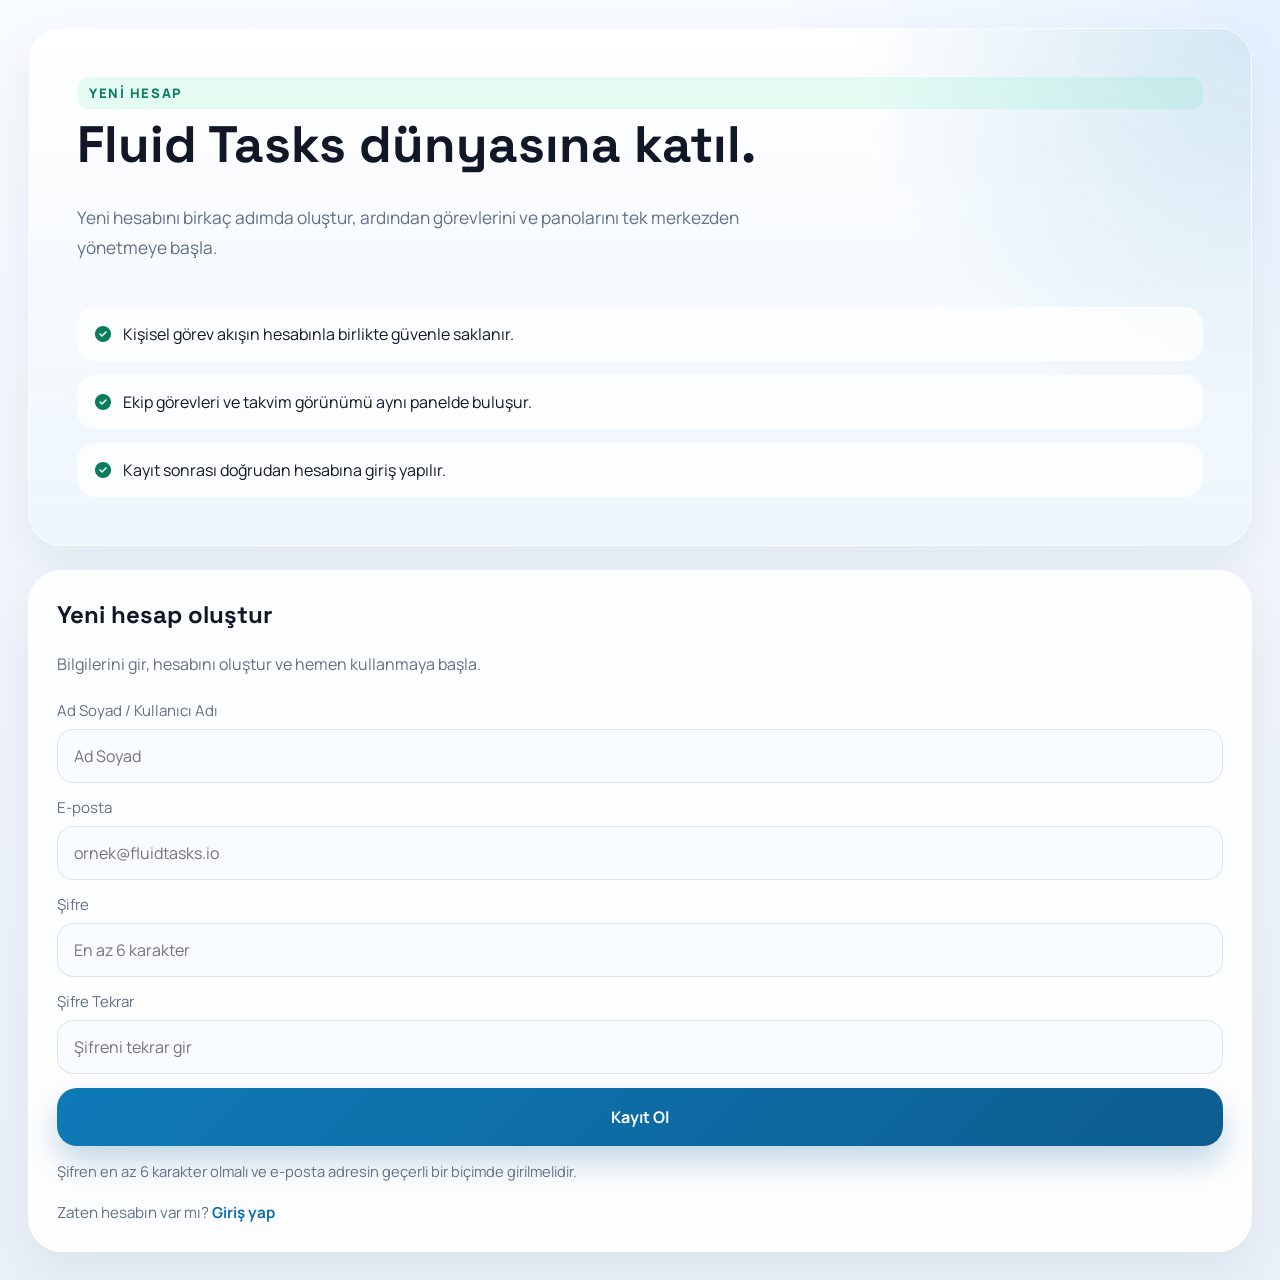
<file: src/main/resources/static/register.html>
<!DOCTYPE html>
<html lang="tr">
<head>
    <meta charset="UTF-8">
    <meta name="viewport" content="width=device-width, initial-scale=1.0">
    <title>Kayıt Ol | Fluid Tasks</title>
    <link rel="preconnect" href="https://fonts.googleapis.com">
    <link rel="preconnect" href="https://fonts.gstatic.com" crossorigin>
    <link href="https://fonts.googleapis.com/css2?family=Manrope:wght@400;500;600;700;800&family=Space+Grotesk:wght@500;700&display=swap" rel="stylesheet">
    <link rel="stylesheet" href="https://cdnjs.cloudflare.com/ajax/libs/font-awesome/6.5.2/css/all.min.css">
    <link rel="stylesheet" href="style.css">
</head>
<body data-auth-view="register">
    <div id="authScreen" class="auth-screen auth-screen-single">
        <div class="auth-card auth-hero">
            <p class="eyebrow">Yeni Hesap</p>
            <h1>Fluid Tasks dünyasına katıl.</h1>
            <p>Yeni hesabını birkaç adımda oluştur, ardından görevlerini ve panolarını tek merkezden yönetmeye başla.</p>
            <div class="auth-feature-list">
                <div><i class="fa-solid fa-circle-check"></i><span>Kişisel görev akışın hesabınla birlikte güvenle saklanır.</span></div>
                <div><i class="fa-solid fa-circle-check"></i><span>Ekip görevleri ve takvim görünümü aynı panelde buluşur.</span></div>
                <div><i class="fa-solid fa-circle-check"></i><span>Kayıt sonrası doğrudan hesabına giriş yapılır.</span></div>
            </div>
        </div>

        <div class="auth-card auth-form-wrap">
            <form id="registerForm" class="auth-form" novalidate>
                <h2>Yeni hesap oluştur</h2>
                <p class="auth-copy">Bilgilerini gir, hesabını oluştur ve hemen kullanmaya başla.</p>

                <div id="authMessage" class="auth-message hidden" role="alert" aria-live="polite"></div>

                <label for="registerName">
                    <span>Ad Soyad / Kullanıcı Adı</span>
                    <input id="registerName" name="fullName" type="text" autocomplete="name" placeholder="Ad Soyad" required>
                </label>
                <label for="registerEmail">
                    <span>E-posta</span>
                    <input id="registerEmail" name="email" type="email" autocomplete="email" placeholder="ornek@fluidtasks.io" required>
                </label>
                <label for="registerPassword">
                    <span>Şifre</span>
                    <input id="registerPassword" name="password" type="password" autocomplete="new-password" placeholder="En az 6 karakter" required>
                </label>
                <label for="registerConfirmPassword">
                    <span>Şifre Tekrar</span>
                    <input id="registerConfirmPassword" name="confirmPassword" type="password" autocomplete="new-password" placeholder="Şifreni tekrar gir" required>
                </label>

                <button type="submit" class="primary-button auth-submit">Kayıt Ol</button>
                <p class="auth-hint">Şifren en az 6 karakter olmalı ve e-posta adresin geçerli bir biçimde girilmelidir.</p>
                <p class="auth-switch">Zaten hesabın var mı? <a href="index.html">Giriş yap</a></p>
            </form>
        </div>
    </div>

    <div id="toastContainer" class="toast-container"></div>

    <script src="app.js"></script>
</body>
</html>
</file>
<file: src/main/resources/static/style.css>
:root {
    --bg: #eff4fa;
    --bg-soft: #f7fbff;
    --sidebar: #f4f8fc;
    --panel: rgba(255, 255, 255, 0.9);
    --panel-strong: #ffffff;
    --line: rgba(136, 160, 186, 0.18);
    --text: #101828;
    --muted: #607086;
    --blue: #0f6ea8;
    --blue-deep: #094e7a;
    --green: #33d39b;
    --green-deep: #0b7d5e;
    --violet: #5b5ce9;
    --violet-soft: #eaebff;
    --mint-soft: #d9f7ea;
    --danger: #ef6a6a;
    --warning: #f3b64c;
    --shadow: 0 20px 50px rgba(15, 63, 104, 0.08);
    --radius-xl: 32px;
    --radius-lg: 24px;
    --radius-md: 18px;
    --radius-sm: 14px;
}

* {
    box-sizing: border-box;
}

html {
    scroll-behavior: smooth;
}

body {
    margin: 0;
    min-height: 100vh;
    font-family: "Manrope", "Segoe UI", sans-serif;
    color: var(--text);
    background:
        radial-gradient(circle at top right, rgba(88, 164, 255, 0.12), transparent 28%),
        linear-gradient(180deg, #f8fbff 0%, var(--bg) 60%, #ebf1f8 100%);
}

.auth-screen {
    min-height: 100vh;
    display: grid;
    grid-template-columns: minmax(0, 1.15fr) minmax(360px, 460px);
    gap: 24px;
    padding: 28px;
}

.auth-card {
    border-radius: 34px;
    background: rgba(255, 255, 255, 0.86);
    border: 1px solid rgba(255, 255, 255, 0.6);
    box-shadow: var(--shadow);
    backdrop-filter: blur(16px);
}

.auth-hero {
    padding: 48px;
    display: flex;
    flex-direction: column;
    justify-content: center;
    background:
        radial-gradient(circle at top right, rgba(17, 124, 190, 0.18), transparent 30%),
        linear-gradient(180deg, rgba(255,255,255,0.94), rgba(237,245,252,0.92));
}

.auth-hero h1 {
    margin: 0 0 16px;
    font-family: "Space Grotesk", sans-serif;
    font-size: clamp(2.4rem, 4vw, 4.2rem);
    line-height: 1;
}

.auth-hero p:last-of-type {
    max-width: 700px;
    color: var(--muted);
    font-size: 1.08rem;
    line-height: 1.7;
}

.auth-feature-list {
    display: grid;
    gap: 14px;
    margin-top: 28px;
}

.auth-feature-list div {
    display: flex;
    align-items: center;
    gap: 12px;
    padding: 16px 18px;
    border-radius: 18px;
    background: rgba(255, 255, 255, 0.74);
}

.auth-feature-list i {
    color: var(--green-deep);
}

.auth-form-wrap {
    padding: 28px;
    display: flex;
    flex-direction: column;
    justify-content: center;
}

.auth-toggle {
    display: grid;
    grid-template-columns: repeat(2, 1fr);
    gap: 10px;
    margin-bottom: 20px;
    padding: 6px;
    border-radius: 20px;
    background: rgba(236, 243, 250, 0.8);
}

.auth-toggle button {
    padding: 14px 16px;
    border-radius: 16px;
    color: #4c617d;
    font-weight: 700;
}

.auth-toggle button.active {
    background: #fff;
    color: var(--blue);
    box-shadow: var(--shadow);
}

.auth-form {
    display: grid;
    gap: 14px;
}

.auth-copy {
    margin: 0 0 8px;
    color: var(--muted);
    line-height: 1.6;
}

.auth-form h2 {
    margin: 0 0 8px;
    font-family: "Space Grotesk", sans-serif;
}

.auth-form label {
    display: grid;
    gap: 8px;
}

.auth-form span {
    color: var(--muted);
    font-size: 0.94rem;
}

.auth-form input {
    width: 100%;
    padding: 15px 16px;
    border: 1px solid rgba(162, 179, 196, 0.32);
    border-radius: 16px;
    background: rgba(247, 251, 255, 0.84);
    outline: none;
}

.auth-submit {
    width: 100%;
}

.auth-hint {
    margin: 0;
    color: var(--muted);
    font-size: 0.92rem;
    line-height: 1.6;
}

.auth-switch {
    margin: 4px 0 0;
    color: var(--muted);
    font-size: 0.95rem;
}

.auth-switch a {
    color: var(--blue);
    font-weight: 700;
    text-decoration: none;
}

.auth-switch a:hover,
.auth-switch a:focus-visible {
    text-decoration: underline;
}

.auth-message {
    padding: 14px 16px;
    border-radius: 16px;
    border: 1px solid rgba(170, 51, 51, 0.16);
    background: rgba(255, 240, 240, 0.95);
    color: #9d2f2f;
    font-size: 0.94rem;
    line-height: 1.5;
}

.auth-message.success {
    border-color: rgba(9, 109, 76, 0.16);
    background: rgba(236, 255, 246, 0.95);
    color: #0b7d5e;
}

.auth-screen-single {
    grid-template-columns: minmax(0, 1fr) minmax(360px, 480px);
}

button,
input,
textarea,
select {
    font: inherit;
}

button {
    border: 0;
    background: none;
    cursor: pointer;
}

.app-shell {
    display: grid;
    grid-template-columns: 320px 1fr;
    min-height: 100vh;
}

.sidebar {
    display: flex;
    flex-direction: column;
    gap: 32px;
    padding: 28px 20px;
    background: rgba(245, 249, 253, 0.95);
    border-right: 1px solid rgba(151, 171, 193, 0.18);
    backdrop-filter: blur(12px);
}

.brand {
    display: flex;
    align-items: center;
    gap: 16px;
    padding: 10px 8px;
}

.brand-badge {
    width: 52px;
    height: 52px;
    display: grid;
    place-items: center;
    border-radius: 18px;
    background: linear-gradient(180deg, #0f7cc0, #0a5e92);
    color: #fff;
    font-size: 1.25rem;
    box-shadow: var(--shadow);
}

.brand h1,
.hero h2,
.calendar-header h2 {
    margin: 0;
    font-family: "Space Grotesk", "Manrope", sans-serif;
    letter-spacing: -0.04em;
}

.brand p,
.hero-subtitle,
.metric-caption,
.mini-stat span,
.doc-card span,
.profile-chip span,
.chat-bubble,
.breakdown-row span,
.legend div,
.summary-card p {
    color: var(--muted);
}

.sidebar-nav,
.sidebar-footer {
    display: grid;
    gap: 10px;
}

.nav-item,
.footer-link {
    position: relative;
    display: flex;
    align-items: center;
    gap: 14px;
    width: 100%;
    padding: 16px 18px;
    border-radius: 18px;
    color: #556987;
    transition: 0.24s ease;
}

.nav-item:hover,
.footer-link:hover,
.nav-item.active {
    background: rgba(15, 110, 168, 0.08);
    color: var(--blue);
}

.nav-item.active::after {
    content: "";
    position: absolute;
    right: -20px;
    top: 10px;
    bottom: 10px;
    width: 4px;
    border-radius: 999px;
    background: linear-gradient(180deg, #1290e0, #0f6ea8);
}

.add-task-button,
.primary-button,
.ghost-button,
.segmented-control button,
.link-button,
.icon-button {
    transition: transform 0.2s ease, box-shadow 0.2s ease, background 0.2s ease, color 0.2s ease;
}

.add-task-button,
.primary-button {
    display: inline-flex;
    align-items: center;
    justify-content: center;
    gap: 12px;
    padding: 18px 24px;
    border-radius: 20px;
    background: linear-gradient(135deg, #0f7ab8, #0c5d90);
    color: #fff;
    font-weight: 700;
    box-shadow: 0 16px 30px rgba(13, 96, 148, 0.24);
}

.add-task-button:hover,
.primary-button:hover,
.ghost-button:hover,
.segmented-control button:hover,
.icon-button:hover {
    transform: translateY(-1px);
}

.sidebar .add-task-button {
    margin-top: auto;
}

.main-panel {
    padding: 22px 28px 28px;
}

.topbar {
    display: flex;
    align-items: center;
    justify-content: space-between;
    gap: 18px;
    padding: 4px 0 26px;
}

.search-box {
    display: flex;
    align-items: center;
    gap: 12px;
    width: min(560px, 100%);
    padding: 18px 22px;
    border-radius: 22px;
    background: rgba(255, 255, 255, 0.8);
    box-shadow: inset 0 0 0 1px rgba(162, 179, 196, 0.15);
}

.search-box i {
    color: #8aa2be;
}

.search-box input {
    width: 100%;
    border: 0;
    background: transparent;
    outline: none;
    color: var(--text);
}

.topbar-actions {
    display: flex;
    align-items: center;
    gap: 14px;
}

.icon-button {
    width: 48px;
    height: 48px;
    display: grid;
    place-items: center;
    border-radius: 16px;
    background: rgba(255, 255, 255, 0.72);
    color: #42556e;
    box-shadow: inset 0 0 0 1px rgba(162, 179, 196, 0.14);
}

.icon-button.small {
    width: 40px;
    height: 40px;
    border-radius: 14px;
}

.profile-chip {
    display: flex;
    align-items: center;
    gap: 14px;
    padding: 10px 14px;
    border-radius: 18px;
    background: rgba(255, 255, 255, 0.78);
    box-shadow: inset 0 0 0 1px rgba(162, 179, 196, 0.16);
}

.profile-chip img {
    width: 48px;
    height: 48px;
    border-radius: 16px;
    object-fit: cover;
}

.view {
    display: none;
    animation: fadeUp 0.35s ease;
}

.view.active {
    display: block;
}

.hero {
    display: flex;
    align-items: flex-start;
    justify-content: space-between;
    gap: 20px;
    margin-bottom: 28px;
}

.hero.compact {
    margin-bottom: 24px;
}

.eyebrow {
    display: inline-flex;
    align-items: center;
    gap: 8px;
    margin: 0 0 10px;
    padding: 7px 12px;
    border-radius: 12px;
    background: rgba(83, 232, 170, 0.14);
    color: var(--green-deep);
    font-size: 0.82rem;
    font-weight: 800;
    letter-spacing: 0.12em;
    text-transform: uppercase;
}

.eyebrow.light {
    background: rgba(255, 255, 255, 0.12);
    color: rgba(255, 255, 255, 0.8);
}

.hero h2 {
    font-size: clamp(2.6rem, 4vw, 4rem);
    line-height: 0.96;
}

.hero-subtitle {
    max-width: 780px;
    margin: 12px 0 0;
    font-size: 1.15rem;
    line-height: 1.55;
}

.hero-actions {
    display: flex;
    align-items: center;
    gap: 14px;
    flex-wrap: wrap;
}

.ghost-button {
    padding: 16px 22px;
    border-radius: 20px;
    background: rgba(255, 255, 255, 0.72);
    color: var(--text);
    font-weight: 700;
    box-shadow: inset 0 0 0 1px rgba(162, 179, 196, 0.15);
}

.ghost-button.danger {
    color: #b73a3a;
}

.primary-button.slim {
    padding-inline: 20px;
}

.dashboard-grid,
.group-grid,
.analytics-grid,
.task-detail-layout {
    display: grid;
    gap: 22px;
}

.dashboard-grid {
    grid-template-columns: minmax(0, 1.6fr) minmax(280px, 0.72fr);
}

.dashboard-grid > :nth-child(3),
.dashboard-grid > :nth-child(4) {
    min-height: 280px;
}

.panel,
.calendar-main,
.calendar-sidebar,
.summary-card,
.kanban-column,
.calendar-column,
.modal-dialog {
    background: var(--panel);
    backdrop-filter: blur(18px);
    border: 1px solid rgba(255, 255, 255, 0.55);
    box-shadow: var(--shadow);
}

.panel {
    border-radius: var(--radius-xl);
    padding: 26px;
}

.panel-large {
    min-height: 380px;
}

.panel-side {
    display: flex;
    flex-direction: column;
    gap: 22px;
}

.panel-header {
    display: flex;
    align-items: center;
    justify-content: space-between;
    gap: 12px;
    margin-bottom: 18px;
}

.panel-header h3 {
    margin: 0;
    font-size: 1.15rem;
}

.badge {
    display: inline-flex;
    padding: 10px 16px;
    border-radius: 999px;
    background: rgba(15, 110, 168, 0.08);
    color: var(--blue);
    font-size: 0.85rem;
    font-weight: 800;
    letter-spacing: 0.1em;
    text-transform: uppercase;
}

.focus-task,
.detail-item,
.unscheduled-card,
.presence-card,
.kanban-card,
.doc-card,
.chat-input,
.calendar-event {
    border-radius: 22px;
    background: linear-gradient(180deg, rgba(255, 255, 255, 0.96), rgba(248, 251, 255, 0.88));
    box-shadow: inset 0 0 0 1px rgba(147, 167, 188, 0.15);
}

.focus-task {
    padding: 26px;
    border-left: 6px solid var(--blue);
    margin-bottom: 18px;
}

.task-kicker,
.kanban-meta,
.calendar-card-meta {
    display: flex;
    align-items: center;
    gap: 12px;
    flex-wrap: wrap;
    color: var(--muted);
    font-size: 0.92rem;
}

.task-title {
    margin: 10px 0 8px;
    font-size: 1.9rem;
    font-family: "Space Grotesk", sans-serif;
    line-height: 1.08;
}

.task-description {
    margin: 0 0 18px;
    max-width: 640px;
    color: #37465a;
    font-size: 1.04rem;
    line-height: 1.6;
}

.assignee-group {
    display: flex;
    align-items: center;
}

.assignee-group img,
.avatar-stack img {
    width: 34px;
    height: 34px;
    border-radius: 50%;
    object-fit: cover;
    border: 3px solid #fff;
    margin-left: -10px;
}

.assignee-group img:first-child,
.avatar-stack img:first-child {
    margin-left: 0;
}

.stack-list,
.detail-list,
.presence-list,
.time-slots,
.unscheduled-list,
.breakdown-list {
    display: grid;
    gap: 14px;
}

.stack-item,
.detail-item {
    display: grid;
    grid-template-columns: auto 1fr auto;
    align-items: center;
    gap: 16px;
    padding: 18px 20px;
}

.detail-item {
    cursor: pointer;
    transition: transform 0.2s ease, box-shadow 0.2s ease, border-color 0.2s ease;
}

.detail-item:hover {
    transform: translateY(-1px);
}

.detail-item.selected {
    border: 1px solid rgba(15, 110, 168, 0.22);
    box-shadow: 0 16px 32px rgba(15, 63, 104, 0.08);
}

.detail-item.static,
.kanban-card.static {
    cursor: default;
}

.checkmark {
    width: 26px;
    height: 26px;
    border-radius: 9px;
    border: 2px solid #b6c5d7;
}

.stack-item strong,
.detail-item strong,
.kanban-card strong,
.presence-card strong,
.unscheduled-card strong {
    display: block;
    font-size: 1.08rem;
    margin-bottom: 4px;
}

.stack-item span,
.detail-item span,
.presence-card span {
    color: var(--muted);
}

.metric-row,
.mini-stat-grid,
.summary-cards,
.analytics-grid {
    display: grid;
    gap: 16px;
}

.metric-row {
    grid-template-columns: repeat(2, minmax(0, 1fr));
}

.metric-value {
    margin: 0;
    font-size: 2.4rem;
    font-family: "Space Grotesk", sans-serif;
}

.metric-value span {
    font-size: 1rem;
    color: var(--muted);
}

.metric-value.accent {
    color: var(--green-deep);
}

.progress-track {
    width: 100%;
    height: 12px;
    overflow: hidden;
    border-radius: 999px;
    background: rgba(199, 214, 228, 0.72);
}

.progress-fill {
    width: 0;
    height: 100%;
    border-radius: inherit;
    background: linear-gradient(90deg, #0a8d65, #38d39b);
}

.mini-stat-grid,
.summary-cards {
    grid-template-columns: repeat(2, minmax(0, 1fr));
}

.mini-stat,
.summary-card {
    padding: 18px;
    border-radius: 24px;
}

.mini-stat strong,
.summary-card strong {
    display: block;
    margin-top: 8px;
    font-size: 1.5rem;
}

.time-slot {
    display: grid;
    grid-template-columns: 74px 1fr;
    gap: 14px;
    align-items: center;
}

.time-pill {
    padding: 18px 20px;
    border-radius: 24px;
    font-weight: 700;
    color: #0f3550;
}

.time-pill.green {
    background: linear-gradient(90deg, #bff4dc, #d9fff1);
    border-left: 5px solid #0f8d63;
}

.time-pill.blue {
    background: linear-gradient(90deg, #d7ecfb, #eaf7ff);
    border-left: 5px solid #0f6ea8;
}

.time-pill.violet {
    background: linear-gradient(90deg, #dcdcff, #efefff);
    border-left: 5px solid #4f46e5;
}

.time-pill.outline {
    background: transparent;
    border: 1px dashed #c8d6e4;
    color: var(--muted);
}

.insight-panel {
    position: relative;
    overflow: hidden;
    background:
        linear-gradient(180deg, rgba(255, 255, 255, 0.32), rgba(15, 24, 40, 0.68)),
        radial-gradient(circle at top left, rgba(255, 255, 255, 0.75), transparent 40%),
        url("https://images.unsplash.com/photo-1497366754035-f200968a6e72?auto=format&fit=crop&w=1200&q=80") center/cover;
    min-height: 280px;
}

.insight-overlay {
    position: absolute;
    right: 24px;
    bottom: 24px;
    max-width: 460px;
    padding: 28px;
    border-radius: 28px;
    background: rgba(255, 255, 255, 0.12);
    color: #fff;
    box-shadow: inset 0 0 0 1px rgba(255, 255, 255, 0.18);
    backdrop-filter: blur(12px);
}

.insight-overlay h3 {
    margin: 0 0 10px;
    font-size: 2rem;
    font-family: "Space Grotesk", sans-serif;
}

.insight-overlay p:last-child {
    margin: 0;
    color: rgba(255, 255, 255, 0.82);
    line-height: 1.6;
}

.task-detail-layout,
.group-grid {
    grid-template-columns: minmax(0, 1.6fr) minmax(300px, 0.72fr);
}

.right-rail {
    display: grid;
    gap: 22px;
}

.doc-card {
    display: flex;
    align-items: center;
    gap: 14px;
    padding: 18px;
    width: 100%;
    text-align: left;
}

.doc-card i {
    width: 46px;
    height: 46px;
    display: grid;
    place-items: center;
    border-radius: 16px;
    background: #f0f6fc;
    color: var(--blue);
}

.chat-bubble {
    max-width: 82%;
    padding: 16px 18px;
    margin-bottom: 12px;
    line-height: 1.55;
}

#chatMessages {
    display: grid;
}

.chat-bubble.incoming {
    border-bottom-left-radius: 8px;
}

.chat-bubble.outgoing {
    margin-left: auto;
    color: #fff;
    background: linear-gradient(135deg, #0f6ea8, #0c5f92);
    border-bottom-right-radius: 8px;
}

.chat-input {
    display: flex;
    align-items: center;
    gap: 8px;
    padding: 8px 8px 8px 16px;
}

.chat-input input {
    width: 100%;
    border: 0;
    background: transparent;
    outline: none;
}

.segmented-control {
    display: inline-flex;
    padding: 6px;
    border-radius: 20px;
    background: rgba(255, 255, 255, 0.7);
    box-shadow: inset 0 0 0 1px rgba(162, 179, 196, 0.15);
}

.segmented-control button {
    padding: 14px 18px;
    border-radius: 16px;
    color: #45566f;
}

.segmented-control button.active {
    background: #fff;
    color: var(--blue);
    box-shadow: var(--shadow);
}

.summary-cards {
    grid-template-columns: repeat(3, minmax(0, 1fr));
}

.risk-scale {
    display: grid;
    grid-template-columns: repeat(3, 1fr);
    gap: 10px;
    margin-top: 14px;
}

.risk-scale span {
    height: 5px;
    border-radius: 999px;
    background: #dbe5ef;
}

.risk-scale span.active {
    background: var(--violet);
}

.presence-card {
    display: grid;
    grid-template-columns: auto 1fr auto;
    gap: 14px;
    align-items: center;
    padding: 16px;
}

.presence-card img {
    width: 52px;
    height: 52px;
    border-radius: 18px;
    object-fit: cover;
}

.presence-dot {
    width: 10px;
    height: 10px;
    border-radius: 50%;
    background: #0f8d63;
    box-shadow: 0 0 0 6px rgba(15, 141, 99, 0.12);
}

.department-tabs {
    display: flex;
    gap: 12px;
    flex-wrap: wrap;
    margin: 22px 0;
}

.department-tab {
    padding: 14px 20px;
    border-radius: 999px;
    background: rgba(255, 255, 255, 0.66);
    color: #43556f;
    box-shadow: inset 0 0 0 1px rgba(162, 179, 196, 0.14);
}

.department-tab.active {
    background: linear-gradient(135deg, #0f7ab8, #0c5d90);
    color: #fff;
}

.kanban-board {
    display: grid;
    grid-template-columns: repeat(4, minmax(0, 1fr));
    gap: 18px;
}

.kanban-column {
    padding: 18px;
    border-radius: 28px;
}

.kanban-column h4 {
    margin: 0 0 16px;
    font-size: 0.98rem;
    letter-spacing: 0.04em;
    text-transform: uppercase;
}

.kanban-stack {
    display: grid;
    gap: 14px;
}

.kanban-card {
    padding: 18px;
    border-left: 5px solid transparent;
    cursor: pointer;
}

.kanban-card.high {
    border-left-color: var(--green-deep);
}

.kanban-card.medium {
    border-left-color: var(--blue);
}

.kanban-card.low {
    border-left-color: var(--violet);
}

.tag {
    display: inline-flex;
    padding: 7px 10px;
    border-radius: 10px;
    font-size: 0.78rem;
    font-weight: 800;
    letter-spacing: 0.06em;
    text-transform: uppercase;
}

.tag.editorial,
.tag.product {
    background: #ebe7ff;
    color: #4f46e5;
}

.tag.tech {
    background: #d8fbe9;
    color: #06754f;
}

.tag.design,
.tag.marketing {
    background: #d9efff;
    color: #0f6ea8;
}

.calendar-layout {
    display: grid;
    grid-template-columns: 360px minmax(0, 1fr);
    gap: 22px;
}

.calendar-sidebar,
.calendar-main {
    border-radius: 32px;
    padding: 24px;
}

.calendar-main {
    min-height: 820px;
}

.calendar-header {
    display: flex;
    align-items: flex-start;
    justify-content: space-between;
    gap: 18px;
    margin-bottom: 24px;
}

.unscheduled-card {
    padding: 18px;
    border-left: 5px solid var(--violet);
}

.unscheduled-card.work {
    border-left-color: var(--blue);
}

.unscheduled-card.group {
    border-left-color: #0f8d63;
}

.legend {
    margin-top: 28px;
    padding-top: 24px;
    border-top: 1px solid var(--line);
}

.legend h4 {
    margin: 0 0 14px;
    text-transform: uppercase;
    letter-spacing: 0.12em;
    font-size: 0.84rem;
}

.legend div {
    display: flex;
    align-items: center;
    gap: 12px;
    margin-bottom: 12px;
}

.legend-dot {
    width: 14px;
    height: 14px;
    border-radius: 50%;
}

.legend-dot.work {
    background: var(--blue);
}

.legend-dot.personal {
    background: var(--violet);
}

.legend-dot.group {
    background: #0f8d63;
}

.legend-dot.free {
    background: #d5dde7;
}

.calendar-grid {
    display: grid;
    grid-template-columns: 80px repeat(7, minmax(110px, 1fr));
    overflow: hidden;
    border-radius: 28px;
    background: linear-gradient(180deg, rgba(255, 255, 255, 0.82), rgba(245, 249, 253, 0.7));
}

.calendar-time-header,
.calendar-day-header,
.calendar-time,
.calendar-cell {
    min-height: 88px;
    border-right: 1px solid rgba(188, 203, 219, 0.26);
    border-bottom: 1px solid rgba(188, 203, 219, 0.26);
}

.calendar-day-header,
.calendar-time-header {
    display: grid;
    place-items: center;
    min-height: 76px;
    background: rgba(255, 255, 255, 0.6);
    font-weight: 800;
}

.calendar-time {
    padding: 14px 10px;
    color: var(--muted);
    font-size: 0.9rem;
}

.calendar-cell {
    position: relative;
    padding: 10px;
}

.calendar-cell.highlight {
    background: rgba(15, 110, 168, 0.08);
}

.calendar-event {
    display: grid;
    gap: 8px;
    padding: 14px;
    min-height: 76px;
    border-left: 4px solid var(--blue);
}

.calendar-event.green {
    border-left-color: #0f8d63;
}

.calendar-event.violet {
    border-left-color: var(--violet);
}

.calendar-event .time {
    color: #0f6ea8;
    font-weight: 800;
    font-size: 0.84rem;
}

.analytics-grid {
    grid-template-columns: repeat(3, minmax(0, 1fr));
}

.metric-hero {
    display: grid;
    gap: 10px;
    place-items: start;
}

.metric-hero strong {
    font-size: 4rem;
    font-family: "Space Grotesk", sans-serif;
}

.breakdown-row {
    display: grid;
    grid-template-columns: 120px 1fr auto;
    align-items: center;
    gap: 14px;
}

.bar {
    height: 12px;
    border-radius: 999px;
    background: rgba(199, 214, 228, 0.72);
    overflow: hidden;
}

.bar span {
    display: block;
    height: 100%;
    border-radius: inherit;
    background: linear-gradient(90deg, #0f6ea8, #53d6bc);
}

.modal {
    position: fixed;
    inset: 0;
    display: grid;
    place-items: center;
    padding: 24px;
    background: rgba(7, 20, 38, 0.45);
    backdrop-filter: blur(12px);
    z-index: 40;
}

.modal.hidden,
.hidden {
    display: none !important;
}

.modal-dialog {
    width: min(720px, 100%);
    padding: 28px;
    border-radius: 30px;
}

.info-dialog {
    max-width: 540px;
}

.toast-container {
    position: fixed;
    right: 24px;
    bottom: 24px;
    z-index: 60;
    display: grid;
    gap: 12px;
}

.toast {
    min-width: 280px;
    max-width: 360px;
    padding: 14px 16px;
    border-radius: 18px;
    color: #fff;
    background: rgba(14, 44, 71, 0.92);
    box-shadow: var(--shadow);
    animation: fadeUp 0.25s ease;
}

.toast.success {
    background: rgba(9, 109, 76, 0.94);
}

.toast.error {
    background: rgba(170, 51, 51, 0.96);
}

.modal-header {
    display: flex;
    align-items: flex-start;
    justify-content: space-between;
    gap: 16px;
    margin-bottom: 18px;
}

.modal-form,
.form-grid {
    display: grid;
    gap: 16px;
}

.form-grid {
    grid-template-columns: repeat(2, minmax(0, 1fr));
}

.modal-form label {
    display: grid;
    gap: 8px;
}

.modal-form span {
    font-size: 0.92rem;
    color: var(--muted);
}

.modal-form input,
.modal-form textarea,
.modal-form select {
    width: 100%;
    padding: 15px 16px;
    border: 1px solid rgba(162, 179, 196, 0.32);
    border-radius: 16px;
    background: rgba(247, 251, 255, 0.84);
    outline: none;
}

.modal-form input:focus,
.modal-form textarea:focus,
.modal-form select:focus,
.search-box:focus-within {
    border-color: rgba(15, 110, 168, 0.34);
    box-shadow: 0 0 0 4px rgba(15, 110, 168, 0.1);
}

.modal-actions {
    display: flex;
    align-items: center;
    justify-content: space-between;
    gap: 12px;
    margin-top: 8px;
}

@keyframes fadeUp {
    from {
        opacity: 0;
        transform: translateY(8px);
    }
    to {
        opacity: 1;
        transform: translateY(0);
    }
}

@media (max-width: 1280px) {
    .auth-screen,
    .app-shell,
    .calendar-layout,
    .dashboard-grid,
    .group-grid,
    .task-detail-layout,
    .analytics-grid,
    .kanban-board {
        grid-template-columns: 1fr;
    }

    .sidebar {
        position: sticky;
        top: 0;
        z-index: 5;
    }
}

@media (max-width: 980px) {
    .auth-screen {
        padding: 14px;
    }

    .app-shell {
        grid-template-columns: 1fr;
    }

    .sidebar {
        gap: 18px;
        padding-bottom: 20px;
    }

    .sidebar .add-task-button {
        margin-top: 0;
    }

    .topbar,
    .hero,
    .calendar-header {
        flex-direction: column;
        align-items: stretch;
    }

    .topbar-actions,
    .hero-actions {
        justify-content: flex-start;
    }

    .form-grid,
    .metric-row,
    .summary-cards,
    .mini-stat-grid {
        grid-template-columns: 1fr;
    }
}

@media (max-width: 640px) {
    .main-panel {
        padding: 18px 14px 22px;
    }

    .sidebar {
        padding: 18px 14px;
    }

    .panel,
    .calendar-main,
    .calendar-sidebar,
    .modal-dialog {
        padding: 18px;
        border-radius: 24px;
    }

    .task-title,
    .hero h2,
    .calendar-header h2 {
        font-size: 2rem;
    }

    .calendar-grid {
        grid-template-columns: 64px repeat(7, minmax(92px, 1fr));
        overflow-x: auto;
    }

    .auth-hero,
    .auth-form-wrap {
        padding: 20px;
    }
}
</file>
